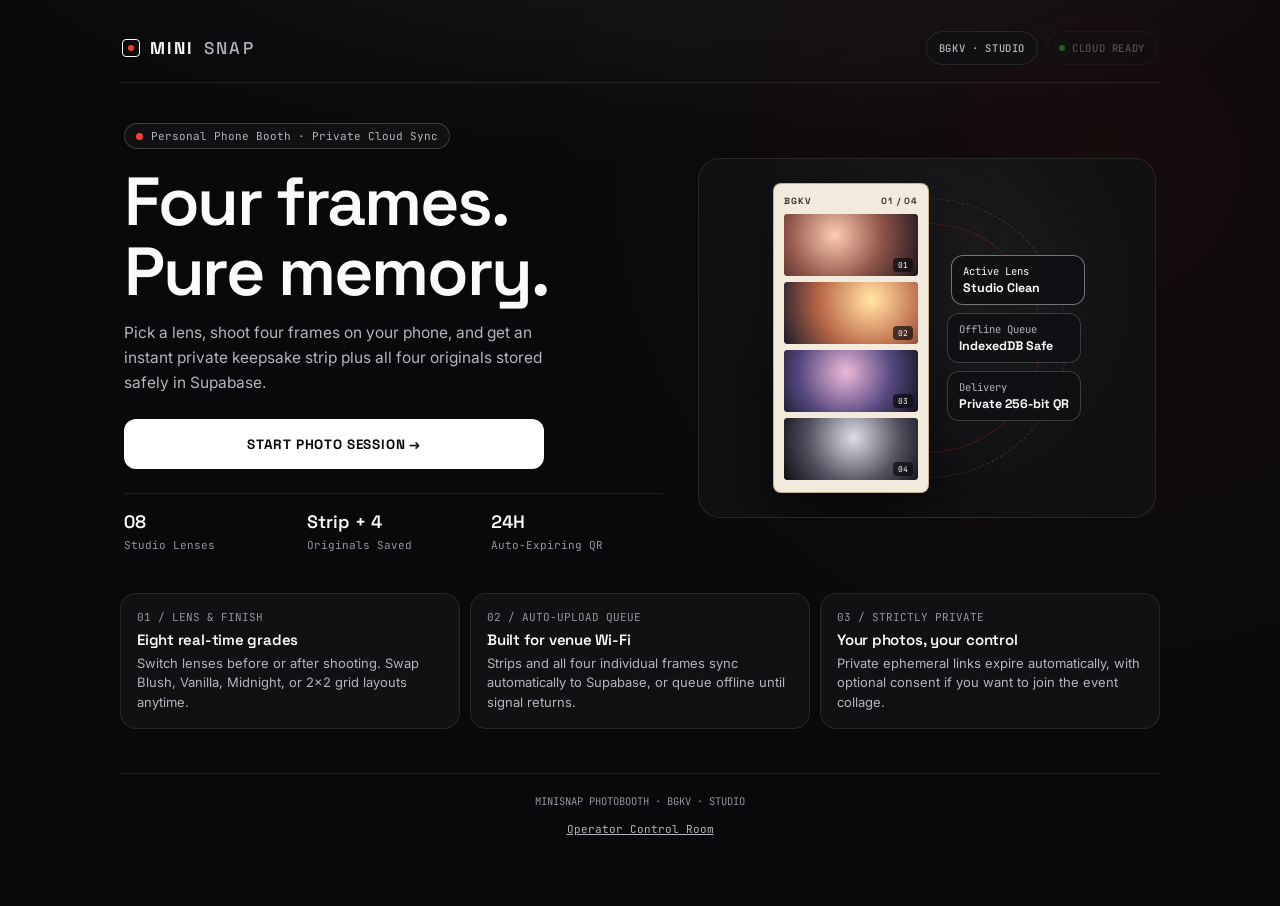
<file: index.html>
<!DOCTYPE html>
<html lang="en">
<head>
<meta charset="UTF-8">
<meta name="viewport" content="width=device-width, initial-scale=1, viewport-fit=cover">
<meta name="theme-color" content="#09090b">
<meta name="referrer" content="no-referrer">
<title>MINISNAP — Studio Edition</title>
<link rel="preconnect" href="https://fonts.googleapis.com">
<link rel="preconnect" href="https://fonts.gstatic.com" crossorigin>
<link href="https://fonts.googleapis.com/css2?family=Inter:wght@400;500;600;700&family=JetBrains+Mono:wght@400;500;600&family=Space+Grotesk:wght@500;600;700&display=swap" rel="stylesheet">
<link rel="stylesheet" href="./css/tokens.css">
<link rel="stylesheet" href="./css/studio.css">
<link rel="stylesheet" href="./css/admin.css">
</head>
<body>
<a class="skip-link" href="#main-content">Skip to main content</a>
<div class="app">

<header class="site-header">
  <button class="logo" id="logoHomeBtn" type="button" aria-label="MiniSnap Home">
    <span class="logo-mark" aria-hidden="true"></span>
    MINI<span>SNAP</span>
  </button>
  <div class="header-actions">
    <span class="header-pill" id="headerSubtitle">BGKV · STUDIO</span>
    <button class="header-pill is-synced" id="syncStatusPill" type="button" disabled>
      <span class="status-dot" aria-hidden="true"></span>
      <span id="syncStatusText">CLOUD READY</span>
    </button>
  </div>
</header>

<main id="main-content" tabindex="-1">
<ol class="stepper hidden" id="stepper" aria-label="Photobooth steps">
  <li class="step-pill" data-step="setup">01 Style</li>
  <li class="step-pill" data-step="cameraScreen">02 Shoot</li>
  <li class="step-pill" data-step="resultScreen">03 Strip</li>
</ol>

<!-- HOME -->
<section class="screen active" id="home">
  <div class="hero-stage">
    <div class="hero-copy">
      <div class="hero-badge"><span class="rec-dot" aria-hidden="true"></span>Personal Phone Booth · Private Cloud Sync</div>
      <h1>Four frames.<br>Pure memory.</h1>
      <p class="subtitle">
        Pick a lens, shoot four frames on your phone, and get an instant private keepsake strip plus all four originals stored safely in Supabase.
      </p>

      <div class="hero-actions">
        <button class="primary" id="startHomeBtn" type="button">Start Photo Session →</button>
      </div>

      <div class="hero-meta-strip">
        <div class="hero-meta-item"><strong>08</strong><span>Studio Lenses</span></div>
        <div class="hero-meta-item"><strong>Strip + 4</strong><span>Originals Saved</span></div>
        <div class="hero-meta-item"><strong id="heroRetentionStat">24H</strong><span>Auto-Expiring QR</span></div>
      </div>
    </div>

    <div class="kinetic-stage" id="kineticStage" role="region" aria-label="Animated photo strip preview">
      <div class="aperture-ring" aria-hidden="true"></div>
      <div class="kinetic-rig" id="kineticRig">
        <div class="demo-strip" id="demoStrip">
          <div class="demo-strip-head">
            <span>BGKV</span>
            <span id="kineticFrameTag">01 / 04</span>
          </div>
          <div class="demo-frames">
            <div class="demo-frame is-active"><div class="demo-frame-art"></div><span class="demo-frame-tag">01</span></div>
            <div class="demo-frame"><div class="demo-frame-art"></div><span class="demo-frame-tag">02</span></div>
            <div class="demo-frame"><div class="demo-frame-art"></div><span class="demo-frame-tag">03</span></div>
            <div class="demo-frame"><div class="demo-frame-art"></div><span class="demo-frame-tag">04</span></div>
          </div>
        </div>
        <div class="kinetic-hud">
          <div class="kinetic-pill is-lit">Active Lens<strong id="kineticLensName">Studio Clean</strong></div>
          <div class="kinetic-pill">Offline Queue<strong>IndexedDB Safe</strong></div>
          <div class="kinetic-pill">Delivery<strong>Private 256-bit QR</strong></div>
        </div>
      </div>
    </div>
  </div>

  <div class="home-flow-grid">
    <div class="flow-step">
      <div class="flow-step-num">01 / LENS &amp; FINISH</div>
      <h2>Eight real-time grades</h2>
      <p>Switch lenses before or after shooting. Swap Blush, Vanilla, Midnight, or 2×2 grid layouts anytime.</p>
    </div>
    <div class="flow-step">
      <div class="flow-step-num">02 / AUTO-UPLOAD QUEUE</div>
      <h2>Built for venue Wi-Fi</h2>
      <p>Strips and all four individual frames sync automatically to Supabase, or queue offline until signal returns.</p>
    </div>
    <div class="flow-step">
      <div class="flow-step-num">03 / STRICTLY PRIVATE</div>
      <h2>Your photos, your control</h2>
      <p>Private ephemeral links expire automatically, with optional consent if you want to join the event collage.</p>
    </div>
  </div>
</section>

<!-- SETUP -->
<section class="screen" id="setup">
  <div class="section-heading">
    <div class="kicker">01 / Configure Booth</div>
    <h1>Pick your look.</h1>
    <p>Choose a lens, strip finish, layout, and optional caption.</p>
  </div>

  <div class="card">
    <h2 class="card-title">01 / CAMERA LENS</h2>
    <div class="filter-options" id="filterOptions"></div>

    <h2 class="card-title strip-heading">02 / STRIP FINISH</h2>
    <div class="strip-style-options" id="stripThemeOptions">
      <button class="strip-style selected" type="button" data-theme="pink" aria-pressed="true">
        <span class="strip-preview strip-preview-blush" aria-hidden="true">
          <span class="strip-brand">BGKV</span><span class="strip-photo"></span><span class="strip-photo"></span><span class="strip-photo"></span><span class="strip-photo"></span><span class="strip-footer">MINISNAP</span>
        </span>
        <span class="strip-style-label">Blush<small>Soft rose</small></span>
      </button>
      <button class="strip-style" type="button" data-theme="cream" aria-pressed="false">
        <span class="strip-preview strip-preview-vanilla" aria-hidden="true">
          <span class="strip-brand">BGKV</span><span class="strip-photo"></span><span class="strip-photo"></span><span class="strip-photo"></span><span class="strip-photo"></span><span class="strip-footer">MINISNAP</span>
        </span>
        <span class="strip-style-label">Vanilla<small>Warm paper</small></span>
      </button>
      <button class="strip-style" type="button" data-theme="dark" aria-pressed="false">
        <span class="strip-preview strip-preview-midnight" aria-hidden="true">
          <span class="strip-brand">BGKV</span><span class="strip-photo"></span><span class="strip-photo"></span><span class="strip-photo"></span><span class="strip-photo"></span><span class="strip-footer">MINISNAP</span>
        </span>
        <span class="strip-style-label">Midnight<small>Matte dark</small></span>
      </button>
    </div>

    <h2 class="card-title strip-heading" style="margin-top:20px">03 / STRIP LAYOUT &amp; CAPTION</h2>
    <div class="option-pills" id="layoutOptions"></div>
    <label class="form-field-label" for="captionInput">Optional strip caption</label>
    <input class="field" id="captionInput" type="text" maxlength="60" placeholder="Optional caption on strip (e.g. Farewell '26)" style="margin-top:6px">

    <div class="waiver-box">
      <label class="waiver-check-row" for="waiverConsentCheck">
        <input type="checkbox" id="waiverConsentCheck">
        <span class="waiver-summary">
          Include my photos in the official event collage (optional)
          <small>Your guest link stays strictly private either way. Opting in grants event collage permission under our all-inclusive waiver.</small>
        </span>
      </label>
      <button class="text-link-btn" id="openWaiverModalBtn" type="button">Read All-Inclusive Privacy Waiver →</button>
    </div>
  </div>

  <button class="primary" id="openCamBtn" type="button">Open Camera →</button>
  <div style="margin-top:10px">
    <button class="secondary" id="setupBackBtn" type="button">Back</button>
  </div>
</section>

<!-- CAMERA -->
<section class="screen" id="cameraScreen">
  <div class="section-heading">
    <div class="kicker">02 / Viewfinder</div>
    <h1>Frame your shot.</h1>
    <p id="instruction" aria-live="polite">Find your pose. Tap Capture when ready.</p>
  </div>

  <div class="camera-workspace">
    <div class="camera-stage">
      <div class="camera-bezel">
        <div class="camera-box" id="cameraBox" data-look="none">
          <video id="video" autoplay muted playsinline aria-label="Live camera viewfinder"></video>
          <div class="camera-look-overlay" aria-hidden="true"></div>

          <div class="camera-hud">
            <span class="hud-pill" id="hudFilterLabel">STUDIO CLEAN</span>
            <span class="hud-pill" id="hudCameraLabel">SELFIE · MIRROR</span>
            <button class="hud-pill" id="soundToggleBtn" type="button">SOUND ON</button>
          </div>

          <div class="camera-placeholder" id="placeholder">
            <p id="placeholderMsg">Requesting camera access…</p>
            <button class="secondary" id="resumeCamBtn" type="button" style="max-width:200px">Resume Camera</button>
          </div>

          <div class="camera-overlay"></div>
          <div id="countdown" aria-live="assertive"></div>
          <div id="flash"></div>
        </div>
      </div>

      <div class="live-lens-rail" id="liveLensRail" aria-label="Switch live camera lens"></div>
    </div>

    <div>
      <div class="card" style="margin:0 0 12px">
        <h2 class="card-title">TIMER &amp; CAPTURE</h2>
        <div class="option-pills" style="margin-bottom:12px">
          <button class="option-pill" type="button" data-timer="3" aria-pressed="false">3s Fast</button>
          <button class="option-pill selected" type="button" data-timer="5" aria-pressed="true">5s Standard</button>
          <button class="option-pill" type="button" data-timer="8" aria-pressed="false">8s Group</button>
        </div>

        <div class="status-row">
          <span class="status" id="status">CONNECTING</span>
          <span class="status" id="captureCount">0 OF 4 PHOTOGRAPHS</span>
        </div>
        <div class="progress"><div id="progressBar"></div></div>
        <div class="preview-grid" id="miniGrid"></div>
      </div>

      <div class="actions">
        <button class="primary" id="captureBtn" type="button" disabled>Capture 4 Frames</button>
        <div class="actions-row">
          <button class="secondary" id="switchBtn" type="button" disabled>↻ Switch Camera</button>
          <button class="secondary" id="cancelCamBtn" type="button">Cancel</button>
        </div>
      </div>
    </div>
  </div>
</section>

<!-- RESULTS -->
<section class="screen" id="resultScreen">
  <div class="result-heading">
    <div class="kicker">03 / Keepsake Ready</div>
    <h1>Your strip.</h1>
    <p>Customize lens or layout below, tap any frame to retake it, or scan your private QR.</p>
  </div>

  <div class="result-layout">
    <div class="result-card">
      <img id="resultImage" class="result-image" alt="Your MiniSnap photo strip">
      <div class="retake-strip-bar" id="resultRetakeBar"></div>
    </div>

    <div class="actions" style="margin-top:0">
      <div class="share-panel">
        <h2 class="card-title">PRIVATE CLOUD DELIVERY</h2>
        <div class="sync-banner" id="syncBanner" role="status" aria-live="polite">Ready to sync to Supabase.</div>
        <div class="qr-wrap"><div id="qrCode"><span class="small-copy" style="color:#52525b">QR appears once synced.</span></div></div>
        <p class="small-copy" id="shareExpiry">Links expire automatically after retention window.</p>
        <div class="actions">
          <button class="primary" id="downloadStripBtn" type="button">Download Strip ↓</button>
          <div class="actions-row">
            <button class="secondary" id="shareBtn" type="button">Sync / New QR ↗</button>
            <button class="secondary" id="copyLinkBtn" type="button" disabled>Copy Private Link</button>
          </div>
          <button class="secondary danger-btn" id="deleteCloudBtn" type="button" disabled>Delete From Cloud</button>
        </div>
      </div>

      <div class="card" style="margin:0">
        <h2 class="card-title">POST-CAPTURE STUDIO</h2>
        <p class="small-copy">Switch lens, paper finish, layout, or orientation without retaking.</p>
        <div class="live-lens-rail" id="resultLensRail" style="margin-top:8px"></div>
        <div class="option-pills" id="resultThemeOptions" style="margin-top:10px">
          <button class="option-pill" type="button" data-theme="pink">Blush</button>
          <button class="option-pill" type="button" data-theme="cream">Vanilla</button>
          <button class="option-pill" type="button" data-theme="dark">Midnight</button>
        </div>
        <div class="option-pills" id="resultLayoutOptions"></div>
        <div class="actions-row" style="margin-top:12px">
          <button class="secondary" id="rotatePlusBtn" type="button">↻ Rotate +90°</button>
          <button class="secondary" id="rotateMinusBtn" type="button">↺ Rotate -90°</button>
        </div>
        <div class="actions-row" style="margin-top:10px">
          <button class="secondary" id="retakeAllBtn" type="button">↻ Retake All</button>
          <button class="secondary" id="doneResultBtn" type="button">Done</button>
        </div>
      </div>
    </div>
  </div>
</section>

<!-- GUEST DELIVERY -->
<section class="screen" id="guestScreen">
  <div class="result-heading">
    <div class="kicker">Private MiniSnap Delivery</div>
    <h1>Your keepsake.</h1>
    <p>Download your compiled strip and all four high-resolution originals below.</p>
  </div>
  <div class="guest-panel">
    <img id="guestImage" class="result-image" alt="Your MiniSnap photo strip">
    <div class="actions">
      <a id="guestDownload" class="primary" style="display:none;text-align:center;text-decoration:none" download="MiniSnap-Memory.jpg">Download Strip ↓</a>
      <div class="actions-row">
        <button class="secondary" id="guestShareBtn" type="button">Share to Phone</button>
        <button class="secondary danger-btn" id="guestSelfDeleteBtn" type="button">Delete My Photos</button>
      </div>
    </div>
    <div class="guest-frames-grid" id="guestFramesGrid"></div>
    <p class="small-copy" id="guestExpiry" role="status" aria-live="polite" style="margin-top:14px;text-align:center">Loading…</p>
  </div>
</section>

<!-- ADMIN CONTROL ROOM -->
<section class="screen" id="adminScreen">
  <div class="section-heading">
    <div class="kicker">Control Room</div>
    <h1>Admin Board</h1>
    <p id="adminStatus" role="status" aria-live="polite">Operator access only.</p>
  </div>

  <div class="card" id="adminAuthCard">
    <label class="card-title" for="adminKey">OPERATOR ADMIN KEY</label>
    <input class="field" id="adminKey" type="password" autocomplete="off" placeholder="Enter 32+ char admin key">
    <div class="actions">
      <button class="primary" id="adminLoginBtn" type="button">Unlock Control Room</button>
    </div>
  </div>

  <div class="admin-shell" id="adminWorkspace" style="display:none">
    <div class="admin-topbar">
      <div class="admin-tabs" role="tablist" aria-label="Control room sections">
        <button class="admin-tab active" type="button" data-admin-tab="sessions" role="tab" aria-selected="true">Sessions Ledger</button>
        <button class="admin-tab" type="button" data-admin-tab="collage" role="tab" aria-selected="false">Collage Vault</button>
        <button class="admin-tab" type="button" data-admin-tab="settings" role="tab" aria-selected="false">Event &amp; Retention</button>
      </div>
      <div style="display:flex;gap:8px">
        <button class="option-pill" id="adminRefreshBtn" type="button">Refresh</button>
        <button class="option-pill" id="adminSignOutBtn" type="button">Lock</button>
      </div>
    </div>

    <div class="stats-grid" id="adminStats"></div>
    <div id="adminContent"></div>
  </div>

  <div style="margin-top:16px">
    <button class="secondary" id="backFromAdminBtn" type="button">Back to Booth</button>
  </div>
</section>
</main>

<footer class="site-footer">
  <span id="footerBrand">MINISNAP STUDIO · BGKV</span>
  <button class="admin-link" id="openAdminBtn" type="button">Operator Control Room</button>
</footer>
</div>

<!-- NUMERIC BOOTH PIN MODAL -->
<div class="modal-backdrop" id="pinModal" role="dialog" aria-modal="true" aria-labelledby="pinModalTitle">
  <div class="modal-card">
    <h2 class="card-title" id="pinModalTitle">BOOTH AUTHORIZATION</h2>
    <p class="small-copy">Enter the 8-digit booth PIN to sync photos.</p>
    <div class="pin-dots" id="pinDots" aria-hidden="true">
      <span class="pin-dot"></span><span class="pin-dot"></span><span class="pin-dot"></span><span class="pin-dot"></span>
      <span class="pin-dot"></span><span class="pin-dot"></span><span class="pin-dot"></span><span class="pin-dot"></span>
    </div>
    <span class="sr-only" id="pinLiveStatus" role="status" aria-live="polite">0 of 8 digits entered</span>
    <p class="small-copy" id="pinErrorMsg" role="alert" style="color:var(--rec);text-align:center"></p>
    <div class="keypad">
      <button class="key-btn" type="button" data-pin-digit="1">1</button>
      <button class="key-btn" type="button" data-pin-digit="2">2</button>
      <button class="key-btn" type="button" data-pin-digit="3">3</button>
      <button class="key-btn" type="button" data-pin-digit="4">4</button>
      <button class="key-btn" type="button" data-pin-digit="5">5</button>
      <button class="key-btn" type="button" data-pin-digit="6">6</button>
      <button class="key-btn" type="button" data-pin-digit="7">7</button>
      <button class="key-btn" type="button" data-pin-digit="8">8</button>
      <button class="key-btn" type="button" data-pin-digit="9">9</button>
      <button class="key-btn" type="button" id="pinCancelBtn">Cancel</button>
      <button class="key-btn" type="button" data-pin-digit="0">0</button>
      <button class="key-btn" type="button" id="pinBackBtn" aria-label="Delete last digit">⌫</button>
    </div>
  </div>
</div>

<!-- PRIVACY WAIVER MODAL -->
<div class="modal-backdrop" id="waiverModal" role="dialog" aria-modal="true" aria-labelledby="waiverModalTitle">
  <div class="modal-card">
    <h2 class="card-title" id="waiverModalTitle">ALL-INCLUSIVE EVENT COLLAGE WAIVER</h2>
    <p class="small-copy" id="waiverModalMeta"></p>
    <p class="card-copy" id="waiverModalBody"></p>
    <button class="primary" id="closeWaiverModalBtn" type="button">Close</button>
  </div>
</div>

<!-- ADMIN SESSION INSPECTOR MODAL -->
<div class="modal-backdrop" id="inspectorModal" role="dialog" aria-modal="true" aria-labelledby="inspectorTitle">
  <div class="modal-card" style="max-width:560px">
    <div class="session-meta-top">
      <h2 class="card-title" id="inspectorTitle" style="margin:0">SESSION INSPECTOR</h2>
      <button class="option-pill" id="closeInspectorBtn" type="button">Close</button>
    </div>
    <div id="inspectorBody" style="display:grid;gap:12px"></div>
  </div>
</div>

<script src="./js/vendor/qrcode.min.js"></script>
<script type="module" src="./js/app.js"></script>
</body>
</html>
</file>
<file: css/tokens.css>
:root {
  /* Palette — Obsidian Darkroom Studio */
  --bg: #09090b;
  --surface: #111114;
  --surface-2: #18181c;
  --surface-3: #222228;
  --ink: #fafafa;
  --ink-2: #b4b4bd;
  --muted: #9494a0;
  --line: rgba(255, 255, 255, 0.09);
  --line-strong: rgba(255, 255, 255, 0.19);
  --accent: #ffffff;
  --accent-ink: #09090b;
  --rec: #ff3b30;
  --rec-soft: rgba(255, 59, 48, 0.14);
  --ready: #32d74b;
  --ready-soft: rgba(50, 215, 75, 0.14);
  --warn: #ffb340;
  --warn-soft: rgba(255, 179, 64, 0.14);

  /* Typography */
  --font-display: 'Space Grotesk', -apple-system, BlinkMacSystemFont, sans-serif;
  --font-body: 'Inter', -apple-system, BlinkMacSystemFont, sans-serif;
  --font-mono: 'JetBrains Mono', ui-monospace, SFMono-Regular, monospace;

  /* Radii & Spacing */
  --radius-xl: 22px;
  --radius-lg: 16px;
  --radius-md: 12px;
  --radius-sm: 8px;
  --radius-pill: 999px;

  /* Motion Choreography (GPU-only transform/opacity) */
  --ease-out-expo: cubic-bezier(0.16, 1, 0.3, 1);
  --ease-spring: cubic-bezier(0.22, 1.28, 0.36, 1);
  --ease-standard: cubic-bezier(0.2, 0.8, 0.2, 1);
  --dur-micro: 140ms;
  --dur-ui: 240ms;
  --dur-enter: 480ms;
  --dur-kinetic: 720ms;
}
</file>
<file: css/studio.css>
*, *::before, *::after {
  box-sizing: border-box;
  margin: 0;
  padding: 0;
}

html {
  background: var(--bg);
  color-scheme: dark;
  -webkit-font-smoothing: antialiased;
  -moz-osx-font-smoothing: grayscale;
  text-rendering: optimizeLegibility;
  overflow-x: clip;
}

body {
  min-height: 100vh;
  min-height: 100dvh;
  background:
    radial-gradient(ellipse 85% 45% at 50% -12%, rgba(255, 255, 255, 0.06), transparent 68%),
    radial-gradient(circle at 86% 18%, rgba(255, 59, 48, 0.05), transparent 42%),
    var(--bg);
  color: var(--ink);
  font-family: var(--font-body);
  padding: 14px 16px calc(56px + env(safe-area-inset-bottom));
  overflow-x: clip;
}

button, a, input, select, textarea {
  font: inherit;
}

button {
  cursor: pointer;
  -webkit-tap-highlight-color: transparent;
}

button:disabled {
  opacity: 0.38;
  cursor: not-allowed;
  transform: none !important;
}

button:focus-visible,
a:focus-visible,
input:focus-visible,
select:focus-visible,
textarea:focus-visible {
  outline: 2px solid var(--accent);
  outline-offset: 3px;
}

.sr-only {
  position: absolute;
  width: 1px;
  height: 1px;
  padding: 0;
  margin: -1px;
  overflow: hidden;
  clip: rect(0, 0, 0, 0);
  border: 0;
}

.skip-link {
  position: fixed;
  top: -100px;
  left: 16px;
  z-index: 100;
  padding: 10px 16px;
  border-radius: var(--radius-pill);
  background: var(--accent);
  color: var(--accent-ink);
  font-family: var(--font-mono);
  font-size: 12px;
  font-weight: 600;
  text-decoration: none;
  border: 1px solid var(--line-strong);
  box-shadow: 0 10px 30px rgba(0, 0, 0, 0.65);
  transition: top var(--dur-micro) ease;
}

.skip-link:focus {
  top: 16px;
}

main:focus {
  outline: none;
}

.app {
  max-width: 1040px;
  margin: 0 auto;
}

/* Header */
.site-header {
  display: flex;
  align-items: center;
  justify-content: space-between;
  gap: 10px;
  padding: 8px 2px 16px;
  border-bottom: 1px solid var(--line);
}

.logo {
  display: inline-flex;
  align-items: center;
  gap: 10px;
  min-height: 36px;
  padding: 6px 0;
  background: none;
  border: 0;
  font-family: var(--font-display);
  font-size: 17px;
  font-weight: 700;
  letter-spacing: 0.14em;
  color: var(--ink);
}

.logo-mark {
  width: 18px;
  height: 18px;
  border: 1.5px solid var(--ink);
  border-radius: 4px;
  display: grid;
  place-items: center;
}

.logo-mark::after {
  content: "";
  width: 6px;
  height: 6px;
  border-radius: 50%;
  background: var(--rec);
}

.logo span {
  color: var(--ink-2);
  font-weight: 500;
}

.header-actions {
  display: flex;
  align-items: center;
  gap: 8px;
  flex-wrap: wrap;
  justify-content: flex-end;
}

.header-pill {
  display: inline-flex;
  align-items: center;
  gap: 7px;
  font-family: var(--font-mono);
  font-size: 10.5px;
  font-weight: 500;
  letter-spacing: 0.06em;
  color: var(--ink-2);
  background: var(--surface);
  border: 1px solid var(--line);
  border-radius: var(--radius-pill);
  padding: 7px 12px;
  min-height: 34px;
  transition: border-color var(--dur-micro) ease, background-color var(--dur-micro) ease, transform var(--dur-micro) ease;
}

.header-pill:hover {
  border-color: var(--line-strong);
  background: var(--surface-2);
}

.header-pill.is-synced .status-dot {
  background: var(--ready);
  box-shadow: 0 0 8px rgba(50, 215, 75, 0.55);
}

.header-pill.is-queued {
  color: var(--warn);
  border-color: rgba(255, 179, 64, 0.4);
  background: var(--warn-soft);
}

.header-pill.is-queued .status-dot {
  background: var(--warn);
}

.header-pill.is-unlocked {
  color: var(--ready);
  border-color: rgba(50, 215, 75, 0.35);
}

.status-dot {
  width: 6px;
  height: 6px;
  border-radius: 50%;
  background: var(--ready);
  flex-shrink: 0;
}

/* Stepper */
.stepper {
  display: flex;
  align-items: center;
  justify-content: center;
  gap: 6px;
  margin: 16px auto 6px;
  list-style: none;
}

.stepper.hidden {
  display: none;
}

.step-pill {
  font-family: var(--font-mono);
  font-size: 10.5px;
  font-weight: 500;
  letter-spacing: 0.06em;
  text-transform: uppercase;
  color: var(--muted);
  padding: 7px 13px;
  border-radius: var(--radius-pill);
  border: 1px solid transparent;
  transition: background-color var(--dur-ui) ease, color var(--dur-ui) ease, border-color var(--dur-ui) ease;
}

.step-pill.active,
.step-pill[aria-current="step"] {
  color: var(--accent-ink);
  background: var(--accent);
  font-weight: 600;
}

.step-pill.done {
  color: var(--ink);
  border-color: var(--line-strong);
  background: var(--surface-2);
}

/* Screens */
.screen {
  display: none;
}

.screen.active {
  display: block;
  animation: screenEnter var(--dur-enter) var(--ease-out-expo) both;
}

@keyframes screenEnter {
  from { opacity: 0; transform: translateY(12px); }
  to { opacity: 1; transform: translateY(0); }
}

@keyframes countPop {
  0% { opacity: 0; transform: scale(0.76); }
  45% { opacity: 1; transform: scale(1.06); }
  100% { opacity: 1; transform: scale(1); }
}

@keyframes flashPulse {
  0% { opacity: 0; }
  14% { opacity: 0.96; }
  100% { opacity: 0; }
}

@keyframes spin {
  to { transform: rotate(360deg); }
}

@keyframes pulseRing {
  0%, 100% { opacity: 0.35; transform: scale(1); }
  50% { opacity: 0.95; transform: scale(1.03); }
}

/* Typography */
.kicker {
  font-family: var(--font-mono);
  font-size: 11px;
  font-weight: 500;
  color: var(--ink-2);
  margin-bottom: 10px;
}

h1, h2 {
  font-family: var(--font-display);
  font-weight: 600;
  letter-spacing: -0.035em;
  line-height: 1.03;
  color: var(--ink);
  overflow-wrap: break-word;
  min-width: 0;
}

.subtitle {
  font-size: 15.5px;
  line-height: 1.6;
  color: var(--ink-2);
  margin-top: 14px;
  max-width: 46ch;
}

/* Cards & Buttons */
.card, .result-card, .share-panel, .guest-panel {
  background: var(--surface);
  border: 1px solid var(--line);
  border-radius: var(--radius-xl);
}

.card {
  padding: clamp(18px, 3vw, 26px);
  margin: 18px 0;
}

.card-title {
  font-family: var(--font-mono);
  font-size: 11px;
  font-weight: 600;
  color: var(--ink-2);
  margin-bottom: 8px;
}

h2.card-title {
  font-family: var(--font-mono);
  font-size: 11px;
  font-weight: 600;
  letter-spacing: normal;
  line-height: 1.4;
  color: var(--ink-2);
  margin: 0 0 8px;
}

.card-copy {
  font-size: 14px;
  line-height: 1.6;
  color: var(--ink-2);
}

.primary {
  width: 100%;
  min-height: 50px;
  border: 0;
  border-radius: var(--radius-md);
  padding: 15px 22px;
  font-family: var(--font-display);
  font-size: 13.5px;
  font-weight: 700;
  letter-spacing: 0.06em;
  text-transform: uppercase;
  color: var(--accent-ink);
  background: var(--accent);
  transition: transform var(--dur-micro) var(--ease-spring), background-color var(--dur-micro) ease, box-shadow var(--dur-ui) ease;
}

.primary:hover:not(:disabled) {
  background: #e4e4e7;
  transform: translateY(-1px);
  box-shadow: 0 10px 26px rgba(255, 255, 255, 0.1);
}

.primary:active:not(:disabled) {
  transform: scale(0.985);
}

.secondary {
  width: 100%;
  min-height: 46px;
  border: 1px solid var(--line-strong);
  border-radius: var(--radius-md);
  padding: 12px 16px;
  font-family: var(--font-display);
  font-size: 12.5px;
  font-weight: 600;
  letter-spacing: 0.05em;
  text-transform: uppercase;
  color: var(--ink);
  background: var(--surface-2);
  transition: background-color var(--dur-micro) ease, border-color var(--dur-micro) ease, transform var(--dur-micro) ease;
}

.secondary:hover:not(:disabled) {
  background: var(--surface-3);
  border-color: rgba(255, 255, 255, 0.34);
}

.secondary:active:not(:disabled) {
  transform: scale(0.985);
}

.danger-btn {
  border-color: rgba(255, 59, 48, 0.45);
  color: #ff847d;
  background: rgba(255, 59, 48, 0.08);
}

.danger-btn:hover:not(:disabled) {
  background: rgba(255, 59, 48, 0.16);
  border-color: rgba(255, 59, 48, 0.7);
}

.actions {
  display: grid;
  gap: 10px;
  margin-top: 14px;
}

.actions-row {
  display: grid;
  grid-template-columns: 1fr 1fr;
  gap: 10px;
}

/* =====================================================
   HOME SCREEN & MOTION GRAPHICS STAGE
   ===================================================== */
.hero-stage {
  display: grid;
  grid-template-columns: 1fr;
  gap: 28px;
  align-items: center;
  padding: 28px 2px 16px;
}

.hero-copy h1 {
  font-size: clamp(40px, 8vw, 68px);
}

.hero-badge {
  display: inline-flex;
  align-items: center;
  gap: 8px;
  font-family: var(--font-mono);
  font-size: 11px;
  color: var(--ink-2);
  padding: 5px 11px;
  border-radius: var(--radius-pill);
  border: 1px solid var(--line-strong);
  background: var(--surface);
  margin-bottom: 18px;
}

.hero-badge .rec-dot {
  width: 7px;
  height: 7px;
  border-radius: 50%;
  background: var(--rec);
  animation: pulseRing 2.2s ease-in-out infinite;
}

.hero-actions {
  display: grid;
  gap: 10px;
  margin-top: 24px;
  max-width: 420px;
}

.hero-meta-strip {
  display: grid;
  grid-template-columns: repeat(3, minmax(0, 1fr));
  border-top: 1px solid var(--line);
  margin-top: 24px;
  padding-top: 16px;
  gap: 12px;
}

.hero-meta-item strong {
  display: block;
  font-family: var(--font-display);
  font-size: 18px;
  font-weight: 600;
  font-variant-numeric: tabular-nums;
}

.hero-meta-item span {
  font-family: var(--font-mono);
  font-size: 11px;
  color: var(--muted);
}

/* Kinetic Filmstrip Showcase */
.kinetic-stage {
  position: relative;
  display: grid;
  place-items: center;
  min-height: 360px;
  padding: 20px;
  border-radius: var(--radius-xl);
  border: 1px solid var(--line);
  background:
    radial-gradient(circle at 50% 35%, rgba(255, 255, 255, 0.06), transparent 65%),
    var(--surface);
  overflow: hidden;
}

.aperture-ring {
  position: absolute;
  width: 280px;
  height: 280px;
  border-radius: 50%;
  border: 1px dashed rgba(255, 255, 255, 0.14);
  pointer-events: none;
  animation: slowSpin 38s linear infinite;
}

.aperture-ring::before {
  content: "";
  position: absolute;
  inset: 24px;
  border-radius: 50%;
  border: 1px solid rgba(255, 59, 48, 0.22);
}

@keyframes slowSpin {
  to { transform: rotate(360deg); }
}

.kinetic-rig {
  position: relative;
  z-index: 2;
  display: flex;
  align-items: center;
  gap: 18px;
  transform-style: preserve-3d;
  transition: transform 280ms var(--ease-out-expo);
}

.demo-strip {
  width: 156px;
  padding: 11px 10px 12px;
  border-radius: 8px;
  background: #f2eadd;
  color: #3f3427;
  border: 1px solid rgba(179, 148, 104, 0.65);
  box-shadow: 0 24px 60px rgba(0, 0, 0, 0.65);
  display: grid;
  gap: 7px;
  transition: background-color 420ms ease, color 420ms ease, transform 420ms var(--ease-out-expo);
}

.demo-strip.is-midnight {
  background: #1d1b20;
  color: #faf6f2;
  border-color: rgba(213, 162, 172, 0.45);
}

.demo-strip-head {
  display: flex;
  justify-content: space-between;
  align-items: center;
  font-family: var(--font-display);
  font-size: 9px;
  font-weight: 700;
  letter-spacing: 0.12em;
}

.demo-frames {
  display: grid;
  gap: 6px;
}

.demo-frame {
  position: relative;
  height: 62px;
  border-radius: 4px;
  overflow: hidden;
  background: #27272e;
  transform: translateZ(0);
}

.demo-frame-art {
  position: absolute;
  inset: 0;
  transition: filter 420ms ease, transform 680ms var(--ease-out-expo), opacity 360ms ease;
}

.demo-frame:nth-child(1) .demo-frame-art {
  background: radial-gradient(circle at 38% 34%, #f4c8b0, #8a564c 52%, #231b24 100%);
}
.demo-frame:nth-child(2) .demo-frame-art {
  background: radial-gradient(circle at 65% 28%, #ffe1a8, #b0674c 54%, #1f2230 100%);
}
.demo-frame:nth-child(3) .demo-frame-art {
  background: radial-gradient(circle at 46% 36%, #e5b7d2, #584c7e 56%, #181820 100%);
}
.demo-frame:nth-child(4) .demo-frame-art {
  background: radial-gradient(circle at 52% 32%, #d9d9e0, #555562 56%, #141418 100%);
}

.demo-frame-tag {
  position: absolute;
  bottom: 4px;
  right: 5px;
  font-family: var(--font-mono);
  font-size: 8px;
  padding: 2px 5px;
  border-radius: 4px;
  background: rgba(9, 9, 11, 0.68);
  color: #fff;
}

.demo-strip.is-flashing .demo-frame.is-active {
  animation: frameFlash 480ms var(--ease-out-expo);
}

@keyframes frameFlash {
  0% { opacity: 0.35; transform: scale(0.95); }
  40% { opacity: 1; transform: scale(1.02); }
  100% { opacity: 1; transform: scale(1); }
}

.kinetic-hud {
  display: grid;
  gap: 8px;
  max-width: 170px;
}

.kinetic-pill {
  font-family: var(--font-mono);
  font-size: 10.5px;
  padding: 8px 11px;
  border-radius: var(--radius-md);
  background: rgba(17, 17, 20, 0.88);
  border: 1px solid var(--line-strong);
  color: var(--ink-2);
  transition: border-color 280ms ease, color 280ms ease, transform 280ms var(--ease-out-expo);
}

.kinetic-pill.is-lit {
  color: var(--ink);
  border-color: rgba(255, 255, 255, 0.42);
  transform: translateX(4px);
}

.kinetic-pill strong {
  display: block;
  color: var(--ink);
  font-family: var(--font-display);
  font-size: 12.5px;
  margin-top: 2px;
}

.home-flow-grid {
  display: grid;
  grid-template-columns: 1fr;
  gap: 10px;
  margin-top: 20px;
}

.flow-step {
  padding: 16px;
  border-radius: var(--radius-lg);
  background: var(--surface);
  border: 1px solid var(--line);
}

.flow-step-num {
  font-family: var(--font-mono);
  font-size: 11px;
  color: var(--muted);
  margin-bottom: 6px;
}

.flow-step h2,
.flow-step h3 {
  font-family: var(--font-display);
  font-size: 15px;
  font-weight: 600;
  letter-spacing: -0.015em;
  line-height: 1.3;
  margin-bottom: 4px;
}

.flow-step p {
  font-size: 13px;
  line-height: 1.5;
  color: var(--ink-2);
}

/* =====================================================
   SETUP SCREEN
   ===================================================== */
.section-heading {
  padding: 18px 2px 6px;
}

.section-heading h1 {
  font-size: clamp(28px, 6vw, 42px);
}

.section-heading p {
  font-size: 14px;
  color: var(--ink-2);
  margin-top: 6px;
  line-height: 1.55;
}

.filter-options {
  display: grid;
  grid-template-columns: repeat(2, minmax(0, 1fr));
  gap: 10px;
  margin-bottom: 22px;
}

.filter-tile {
  position: relative;
  display: flex;
  align-items: center;
  gap: 11px;
  width: 100%;
  min-width: 0;
  padding: 9px;
  text-align: left;
  border: 1px solid var(--line);
  border-radius: var(--radius-lg);
  background: var(--surface-2);
  color: var(--ink);
  transition: border-color var(--dur-micro) ease, background-color var(--dur-micro) ease, transform var(--dur-micro) ease;
}

.filter-tile:hover {
  background: var(--surface-3);
  border-color: var(--line-strong);
  transform: translateY(-1px);
}

.filter-tile.selected {
  background: var(--ink);
  color: var(--accent-ink);
  border-color: var(--ink);
}

.filter-preview {
  flex: 0 0 54px;
  width: 54px;
  height: 62px;
  border-radius: 10px;
  background: var(--surface-3);
}

.filter-meta {
  min-width: 0;
  flex: 1;
}

.filter-badge {
  display: inline-block;
  font-family: var(--font-mono);
  font-size: 9px;
  color: var(--ink-2);
  margin-bottom: 3px;
}

.filter-tile.selected .filter-badge,
.filter-tile.selected .filter-label small {
  color: #52525b;
}

.filter-label {
  display: block;
  font-family: var(--font-display);
  font-size: 13.5px;
  font-weight: 600;
  line-height: 1.2;
}

.filter-label small {
  display: block;
  margin-top: 2px;
  font-family: var(--font-body);
  font-size: 11px;
  font-weight: 400;
  color: var(--muted);
}

.strip-heading {
  padding-top: 18px;
  border-top: 1px solid var(--line);
}

.strip-style-options {
  display: grid;
  grid-template-columns: repeat(3, minmax(0, 1fr));
  gap: 10px;
  margin-top: 10px;
}

.strip-style {
  display: flex;
  flex-direction: column;
  align-items: center;
  gap: 8px;
  padding: 12px 8px;
  border: 1px solid var(--line);
  border-radius: var(--radius-lg);
  background: var(--surface-2);
  color: var(--ink);
  transition: background-color var(--dur-micro) ease, border-color var(--dur-micro) ease;
}

.strip-style.selected {
  background: var(--ink);
  color: var(--accent-ink);
  border-color: var(--ink);
}

.strip-style.selected .strip-style-label small {
  color: #52525b;
}

.strip-preview {
  width: 68px;
  height: 146px;
  display: flex;
  flex-direction: column;
  align-items: center;
  gap: 4px;
  padding: 7px 6px;
  border: 1px solid var(--preview-accent);
  background: var(--preview-bg);
  border-radius: 3px;
}

.strip-preview-blush { --preview-bg: #f8e9e9; --preview-ink: #493437; --preview-accent: #c77f8d; }
.strip-preview-vanilla { --preview-bg: #f2eadd; --preview-ink: #504334; --preview-accent: #b39468; }
.strip-preview-midnight { --preview-bg: #1e1c21; --preview-ink: #fff6f1; --preview-accent: #8f7b83; }

.strip-brand {
  font: 700 7.5px var(--font-display);
  letter-spacing: 1.4px;
  color: var(--preview-ink);
}

.strip-photo {
  width: 100%;
  flex: 1;
  border: 1px solid var(--preview-accent);
  border-radius: 1.5px;
  opacity: 0.72;
}

.strip-footer {
  font: 500 4.5px var(--font-mono);
  color: var(--preview-ink);
}

.strip-style-label {
  font-family: var(--font-display);
  font-size: 12.5px;
  font-weight: 600;
  text-align: center;
}

.strip-style-label small {
  display: block;
  margin-top: 2px;
  font-family: var(--font-body);
  font-size: 10px;
  font-weight: 400;
  color: var(--muted);
}

.option-pills {
  display: flex;
  flex-wrap: wrap;
  gap: 8px;
  margin-top: 10px;
}

.option-pill {
  padding: 9px 14px;
  min-height: 40px;
  border-radius: var(--radius-pill);
  border: 1px solid var(--line-strong);
  background: var(--surface-2);
  color: var(--ink-2);
  font-family: var(--font-mono);
  font-size: 11.5px;
  transition: background-color var(--dur-micro) ease, color var(--dur-micro) ease, border-color var(--dur-micro) ease;
}

.option-pill.selected {
  background: var(--accent);
  color: var(--accent-ink);
  border-color: var(--accent);
  font-weight: 600;
}

/* Privacy Waiver Card */
.waiver-box {
  display: grid;
  gap: 12px;
  padding: 16px;
  border-radius: var(--radius-lg);
  border: 1px solid var(--line-strong);
  background: var(--surface-2);
  margin-top: 16px;
}

.waiver-check-row {
  display: flex;
  align-items: flex-start;
  gap: 12px;
  cursor: pointer;
}

.waiver-check-row input[type="checkbox"] {
  width: 22px;
  height: 22px;
  margin-top: 2px;
  accent-color: #32d74b;
  flex-shrink: 0;
  cursor: pointer;
}

.waiver-summary {
  font-size: 13.5px;
  line-height: 1.5;
  color: var(--ink);
}

.waiver-summary small {
  display: block;
  margin-top: 4px;
  color: var(--ink-2);
  font-size: 12px;
}

.text-link-btn {
  background: none;
  border: 0;
  color: var(--ink);
  text-decoration: underline;
  font-size: 12px;
  font-family: var(--font-mono);
  justify-self: start;
  min-height: 36px;
  padding: 8px 0;
}

/* =====================================================
   CAMERA VIEWFINDER
   ===================================================== */
.camera-workspace {
  display: grid;
  grid-template-columns: 1fr;
  gap: 18px;
  margin-top: 12px;
}

.camera-stage {
  max-width: 470px;
  width: 100%;
  margin: 0 auto;
}

.camera-bezel {
  border-radius: var(--radius-xl);
  border: 1px solid var(--line-strong);
  background: #000;
  padding: 4px;
  box-shadow: 0 28px 65px rgba(0, 0, 0, 0.75);
}

.camera-box {
  width: 100%;
  aspect-ratio: 3 / 4;
  border-radius: 18px;
  background: #0d0d0f;
  overflow: hidden;
  position: relative;
  isolation: isolate;
}

#video {
  position: absolute;
  inset: 0;
  width: 100%;
  height: 100%;
  object-fit: cover;
  display: block;
  transform: none;
  transition: filter 240ms ease;
  z-index: 1;
}

#video.is-selfie {
  transform: scaleX(-1);
}

.camera-box[data-look="none"] #video   { filter: contrast(1.04) saturate(1.04); }
.camera-box[data-look="paris"] #video  { filter: brightness(1.08) contrast(0.95) saturate(1.06) sepia(0.06); }
.camera-box[data-look="golden"] #video { filter: sepia(0.22) saturate(1.3) contrast(1.05) brightness(1.07); }
.camera-box[data-look="y2k"] #video    { filter: contrast(1.24) saturate(1.16) brightness(1.04); }
.camera-box[data-look="rio"] #video    { filter: saturate(1.36) contrast(1.14) hue-rotate(-7deg); }
.camera-box[data-look="prism"] #video  { filter: contrast(1.12) saturate(1.22) brightness(1.05); }
.camera-box[data-look="noir"] #video   { filter: grayscale(1) contrast(1.3) brightness(1.03); }
.camera-box[data-look="cyber"] #video  { filter: contrast(1.26) saturate(1.38) hue-rotate(12deg); }

.camera-look-overlay {
  position: absolute;
  inset: 0;
  pointer-events: none;
  z-index: 2;
  opacity: 0;
  transition: opacity 240ms ease;
}

.camera-box[data-look="paris"] .camera-look-overlay {
  opacity: 1;
  background: radial-gradient(circle at 50% 42%, rgba(255, 224, 228, 0.24) 0%, transparent 72%);
  mix-blend-mode: screen;
}
.camera-box[data-look="golden"] .camera-look-overlay {
  opacity: 1;
  background: radial-gradient(circle at 86% 14%, rgba(255, 210, 122, 0.45) 0%, rgba(255, 162, 88, 0.16) 40%, transparent 72%);
  mix-blend-mode: screen;
}
.camera-box[data-look="prism"] .camera-look-overlay {
  opacity: 1;
  background: linear-gradient(125deg, rgba(255, 92, 178, 0.22) 0%, rgba(105, 232, 255, 0.16) 46%, rgba(255, 224, 118, 0.18) 100%);
  mix-blend-mode: screen;
}
.camera-box[data-look="cyber"] .camera-look-overlay {
  opacity: 1;
  background:
    repeating-linear-gradient(to bottom, rgba(70, 240, 220, 0.08) 0 1px, transparent 1px 4px),
    linear-gradient(135deg, rgba(50, 240, 215, 0.14), transparent 50%, rgba(255, 70, 170, 0.16));
}

.camera-hud {
  position: absolute;
  top: 12px;
  left: 12px;
  right: 12px;
  display: flex;
  justify-content: space-between;
  align-items: center;
  gap: 8px;
  z-index: 4;
}

.hud-pill {
  font-family: var(--font-mono);
  font-size: 10px;
  color: #fff;
  background: rgba(9, 9, 11, 0.68);
  border: 1px solid rgba(255, 255, 255, 0.18);
  padding: 5px 10px;
  border-radius: var(--radius-pill);
  backdrop-filter: blur(8px);
}

button.hud-pill {
  min-height: 30px;
}

.camera-placeholder {
  position: absolute;
  inset: 0;
  z-index: 3;
  display: flex;
  flex-direction: column;
  align-items: center;
  justify-content: center;
  gap: 12px;
  text-align: center;
  color: var(--ink-2);
  background: #0d0d0f;
  padding: 20px;
}

.camera-overlay {
  position: absolute;
  inset: 14px;
  pointer-events: none;
  z-index: 3;
}

.camera-overlay::before,
.camera-overlay::after {
  content: "";
  position: absolute;
  width: 16px;
  height: 16px;
  border-color: rgba(255, 255, 255, 0.52);
  border-style: solid;
}
.camera-overlay::before { top: 0; left: 0; border-width: 1.5px 0 0 1.5px; }
.camera-overlay::after { bottom: 0; right: 0; border-width: 0 1.5px 1.5px 0; }

#countdown {
  position: absolute;
  inset: 0;
  z-index: 5;
  display: none;
  flex-direction: column;
  align-items: center;
  justify-content: center;
  gap: 10px;
  font-family: var(--font-display);
  font-size: 108px;
  font-weight: 700;
  font-variant-numeric: tabular-nums;
  color: #fff;
  background: rgba(9, 9, 11, 0.36);
  backdrop-filter: blur(2px);
  animation: countPop 320ms var(--ease-spring);
}

#countdown .pose-cue {
  font-family: var(--font-mono);
  font-size: 13px;
  font-weight: 500;
  color: rgba(255, 255, 255, 0.9);
  padding: 6px 14px;
  border-radius: var(--radius-pill);
  background: rgba(9, 9, 11, 0.65);
}

#flash {
  position: absolute;
  inset: 0;
  z-index: 6;
  background: #fff;
  opacity: 0;
  pointer-events: none;
}

#flash.fire {
  animation: flashPulse 400ms ease-out;
}

/* Live Lens Rail inside Camera */
.live-lens-rail {
  display: flex;
  gap: 8px;
  overflow-x: auto;
  padding: 10px 2px 4px;
  scrollbar-width: none;
}
.live-lens-rail::-webkit-scrollbar {
  display: none;
}

.lens-chip {
  flex: 0 0 auto;
  padding: 8px 13px;
  min-height: 36px;
  border-radius: var(--radius-pill);
  border: 1px solid var(--line-strong);
  background: var(--surface-2);
  color: var(--ink-2);
  font-family: var(--font-mono);
  font-size: 11px;
  transition: background-color var(--dur-micro) ease, color var(--dur-micro) ease;
}

.lens-chip.selected {
  background: var(--accent);
  color: var(--accent-ink);
  border-color: var(--accent);
  font-weight: 600;
}

.status-row {
  display: flex;
  align-items: center;
  justify-content: space-between;
  margin: 10px 2px 6px;
}

.status {
  font-family: var(--font-mono);
  font-size: 11px;
  color: var(--ink-2);
}

.progress {
  height: 4px;
  background: var(--surface-3);
  border-radius: var(--radius-pill);
  overflow: hidden;
  margin-bottom: 12px;
}

#progressBar {
  height: 100%;
  width: 100%;
  transform-origin: left center;
  transform: scaleX(0);
  background: var(--accent);
  transition: transform 380ms var(--ease-out-expo);
}

.preview-grid {
  display: grid;
  grid-template-columns: repeat(4, minmax(0, 1fr));
  gap: 8px;
  margin: 10px 0 4px;
}

.frame-slot {
  position: relative;
  aspect-ratio: 3 / 4;
  border-radius: 8px;
  border: 1px solid var(--line-strong);
  background: var(--surface);
  overflow: hidden;
  display: grid;
  place-items: center;
  color: var(--muted);
  font-family: var(--font-mono);
  font-size: 11px;
}

.frame-slot img {
  width: 100%;
  height: 100%;
  object-fit: cover;
  display: block;
}

.frame-slot-btn {
  position: relative;
  padding: 0;
  border: 0;
  background: none;
  width: 100%;
  height: 100%;
}

.frame-slot-badge {
  position: absolute;
  bottom: 4px;
  right: 4px;
  font-family: var(--font-mono);
  font-size: 9px;
  background: rgba(9, 9, 11, 0.78);
  color: #fff;
  padding: 2px 5px;
  border-radius: 4px;
}

/* =====================================================
   RESULT & GUEST SCREENS
   ===================================================== */
.result-heading {
  padding: 18px 2px 14px;
}
.result-heading h1 { font-size: clamp(28px, 6vw, 42px); }
.result-heading p { font-size: 14px; color: var(--ink-2); margin-top: 6px; }

.result-layout {
  display: grid;
  grid-template-columns: 1fr;
  gap: 16px;
  align-items: start;
}

.result-card, .share-panel, .guest-panel {
  padding: 18px;
}

.result-card {
  background: #141418;
  display: grid;
  gap: 14px;
  place-items: center;
}

.result-image {
  display: block;
  width: 100%;
  max-width: 320px;
  height: auto;
  margin: 0 auto;
  border-radius: 6px;
  box-shadow: 0 20px 50px rgba(0, 0, 0, 0.65);
}

.retake-strip-bar {
  display: grid;
  grid-template-columns: repeat(4, minmax(0, 1fr));
  gap: 8px;
  width: 100%;
}

.retake-thumb-btn {
  position: relative;
  border: 1px solid var(--line-strong);
  border-radius: 8px;
  overflow: hidden;
  background: var(--surface-2);
  padding: 0;
  aspect-ratio: 3 / 4;
}

.retake-thumb-btn img {
  width: 100%;
  height: 100%;
  object-fit: cover;
  display: block;
}

.retake-thumb-btn span {
  position: absolute;
  inset: auto 4px 4px 4px;
  font-family: var(--font-mono);
  font-size: 9px;
  padding: 3px 4px;
  border-radius: 4px;
  background: rgba(9, 9, 11, 0.84);
  color: var(--ink);
  text-align: center;
}

.qr-wrap {
  display: grid;
  place-items: center;
  min-height: 204px;
  background: #ffffff;
  border-radius: 14px;
  margin: 12px 0;
  padding: 14px;
}

#qrCode img, #qrCode canvas {
  max-width: 100%;
  height: auto !important;
}

.small-copy {
  font-size: 13px;
  line-height: 1.55;
  color: var(--ink-2);
}

.sync-banner {
  display: flex;
  align-items: center;
  gap: 10px;
  padding: 11px 14px;
  border-radius: var(--radius-md);
  border: 1px solid var(--line-strong);
  background: var(--surface-2);
  font-size: 13px;
  color: var(--ink);
}

.sync-banner.is-uploading::before {
  content: "";
  width: 14px;
  height: 14px;
  flex-shrink: 0;
  border: 2px solid rgba(255, 255, 255, 0.25);
  border-top-color: #ffffff;
  border-radius: 50%;
  animation: spin 0.8s linear infinite;
}

.sync-banner.is-ready {
  border-color: rgba(50, 215, 75, 0.4);
  background: var(--ready-soft);
}

.sync-banner.is-queued {
  border-color: rgba(255, 179, 64, 0.45);
  background: var(--warn-soft);
}

.guest-frames-grid {
  display: grid;
  grid-template-columns: repeat(2, minmax(0, 1fr));
  gap: 10px;
  margin-top: 14px;
}

.guest-frame-card {
  background: var(--surface-2);
  border: 1px solid var(--line);
  border-radius: var(--radius-md);
  padding: 8px;
  display: grid;
  gap: 8px;
}

.guest-frame-card img {
  width: 100%;
  aspect-ratio: 3 / 4;
  object-fit: cover;
  border-radius: 6px;
}

/* Form Fields */
.form-field-label {
  display: block;
  font-family: var(--font-mono);
  font-size: 11px;
  font-weight: 500;
  letter-spacing: 0.04em;
  text-transform: uppercase;
  color: var(--ink-2);
  margin-top: 14px;
}

.field {
  width: 100%;
  min-height: 44px;
  border: 1px solid var(--line-strong);
  background: var(--surface-2);
  color: var(--ink);
  border-radius: var(--radius-md);
  padding: 11px 14px;
  font-size: 14px;
}

textarea.field {
  min-height: 92px;
  resize: vertical;
}

/* Modals (Numeric PIN Pad & Waiver Drawer) */
.modal-backdrop {
  position: fixed;
  inset: 0;
  z-index: 60;
  background: rgba(9, 9, 11, 0.78);
  backdrop-filter: blur(8px);
  display: none;
  align-items: center;
  justify-content: center;
  padding: 16px;
}

.modal-backdrop.open {
  display: flex;
}

.modal-card {
  width: 100%;
  max-width: 420px;
  background: var(--surface);
  border: 1px solid var(--line-strong);
  border-radius: var(--radius-xl);
  padding: 22px;
  display: grid;
  gap: 14px;
  max-height: 90dvh;
  overflow-y: auto;
}

.pin-dots {
  display: flex;
  justify-content: center;
  gap: 10px;
  padding: 10px 0;
}

.pin-dot {
  width: 13px;
  height: 13px;
  border-radius: 50%;
  border: 1.5px solid var(--line-strong);
  background: transparent;
}

.pin-dot.filled {
  background: var(--ink);
  border-color: var(--ink);
}

.keypad {
  display: grid;
  grid-template-columns: repeat(3, 1fr);
  gap: 8px;
}

.key-btn {
  min-height: 52px;
  border-radius: var(--radius-md);
  border: 1px solid var(--line-strong);
  background: var(--surface-2);
  color: var(--ink);
  font-family: var(--font-display);
  font-size: 18px;
  font-weight: 600;
}

.key-btn:hover {
  background: var(--surface-3);
}

/* Footer */
.site-footer {
  text-align: center;
  font-family: var(--font-mono);
  color: var(--muted);
  font-size: 10.5px;
  margin-top: 44px;
  padding-top: 20px;
  border-top: 1px solid var(--line);
  display: grid;
  gap: 8px;
  justify-items: center;
}

.admin-link {
  background: none;
  border: 0;
  color: var(--ink-2);
  font-size: 11px;
  text-decoration: underline;
  padding: 6px 10px;
}

/* Responsive Breakpoints */
@media (min-width: 780px) {
  body {
    padding: 22px 24px 64px;
  }
  .hero-stage {
    grid-template-columns: 1.08fr 0.92fr;
    gap: 36px;
    padding: 40px 4px 20px;
  }
  .home-flow-grid {
    grid-template-columns: repeat(3, minmax(0, 1fr));
  }
  .camera-workspace {
    grid-template-columns: minmax(0, 440px) minmax(0, 1fr);
    align-items: start;
  }
  .result-layout {
    grid-template-columns: 350px 1fr;
  }
  .guest-frames-grid {
    grid-template-columns: repeat(4, minmax(0, 1fr));
  }
}

@media (max-width: 520px) {
  .filter-options {
    grid-template-columns: 1fr;
  }
  .actions-row {
    grid-template-columns: 1fr;
  }
  .kinetic-rig {
    flex-direction: column;
  }
  .kinetic-hud {
    max-width: 100%;
    grid-template-columns: 1fr 1fr;
  }
}

@media (prefers-reduced-motion: reduce) {
  *, *::before, *::after {
    animation-duration: 0.01ms !important;
    animation-iteration-count: 1 !important;
    transition-duration: 0.01ms !important;
  }
}
</file>
<file: css/admin.css>
/* Admin Control Room Styles */
.admin-shell {
  display: grid;
  gap: 18px;
  margin-top: 14px;
}

.admin-topbar {
  display: flex;
  flex-wrap: wrap;
  align-items: center;
  justify-content: space-between;
  gap: 12px;
  padding: 16px 20px;
  background: var(--surface);
  border: 1px solid var(--line);
  border-radius: var(--radius-xl);
}

.admin-tabs {
  display: flex;
  flex-wrap: wrap;
  gap: 8px;
}

.admin-tab {
  min-height: 40px;
  padding: 8px 15px;
  border-radius: var(--radius-pill);
  border: 1px solid var(--line-strong);
  background: var(--surface-2);
  color: var(--ink-2);
  font-family: var(--font-mono);
  font-size: 11.5px;
}

.admin-tab.active {
  background: var(--accent);
  color: var(--accent-ink);
  border-color: var(--accent);
  font-weight: 600;
}

.stats-grid {
  display: grid;
  grid-template-columns: repeat(auto-fit, minmax(150px, 1fr));
  gap: 10px;
}

.stat-card {
  background: var(--surface);
  border: 1px solid var(--line);
  border-radius: var(--radius-lg);
  padding: 14px 16px;
}

.stat-card span {
  display: block;
  font-family: var(--font-mono);
  font-size: 11px;
  color: var(--muted);
}

.stat-card strong {
  display: block;
  margin-top: 6px;
  font-family: var(--font-display);
  font-size: 26px;
  font-variant-numeric: tabular-nums;
  color: var(--ink);
}

.admin-toolbar {
  display: flex;
  flex-wrap: wrap;
  gap: 10px;
  align-items: center;
  justify-content: space-between;
  padding: 14px 16px;
  background: var(--surface);
  border: 1px solid var(--line);
  border-radius: var(--radius-lg);
}

.admin-filter-group {
  display: flex;
  flex-wrap: wrap;
  gap: 6px;
}

.admin-search {
  min-width: 220px;
  flex: 1;
  max-width: 300px;
}

.sessions-grid {
  display: grid;
  grid-template-columns: repeat(auto-fill, minmax(230px, 1fr));
  gap: 12px;
}

.session-card {
  background: var(--surface);
  border: 1px solid var(--line);
  border-radius: var(--radius-lg);
  padding: 12px;
  display: grid;
  gap: 10px;
  align-content: start;
}

.session-thumb {
  width: 100%;
  aspect-ratio: 3 / 4;
  object-fit: cover;
  border-radius: var(--radius-sm);
  background: var(--surface-2);
}

.session-meta-top {
  display: flex;
  align-items: center;
  justify-content: space-between;
  gap: 6px;
}

.code-chip {
  font-family: var(--font-mono);
  font-size: 11px;
  font-weight: 600;
  color: var(--ink);
  background: var(--surface-2);
  border: 1px solid var(--line-strong);
  padding: 3px 8px;
  border-radius: 6px;
}

.tag-row {
  display: flex;
  flex-wrap: wrap;
  gap: 5px;
}

.tag-pill {
  font-family: var(--font-mono);
  font-size: 10px;
  padding: 3px 7px;
  border-radius: var(--radius-pill);
  border: 1px solid var(--line);
  color: var(--ink-2);
}

.tag-pill.consent {
  color: var(--ready);
  border-color: rgba(50, 215, 75, 0.35);
  background: var(--ready-soft);
}

.tag-pill.archived {
  color: var(--warn);
  border-color: rgba(255, 179, 64, 0.4);
  background: var(--warn-soft);
}

.tag-pill.expired {
  color: #ff847d;
  border-color: rgba(255, 59, 48, 0.4);
}

.admin-form-grid {
  display: grid;
  grid-template-columns: 1fr;
  gap: 14px;
}

@media (min-width: 720px) {
  .admin-form-grid {
    grid-template-columns: 1fr 1fr;
  }
}

.form-field {
  display: grid;
  gap: 6px;
}

.form-field label {
  font-family: var(--font-mono);
  font-size: 11px;
  color: var(--ink-2);
}

.skeleton-card {
  height: 290px;
  border-radius: var(--radius-lg);
  background: linear-gradient(90deg, var(--surface) 25%, var(--surface-2) 50%, var(--surface) 75%);
  background-size: 200% 100%;
  animation: shimmer 1.4s infinite linear;
}

@keyframes shimmer {
  from { background-position: 200% 0; }
  to { background-position: -200% 0; }
}

.collage-preview-wrap {
  background: var(--surface);
  border: 1px solid var(--line);
  border-radius: var(--radius-xl);
  padding: 16px;
  display: grid;
  gap: 14px;
}

#collageCanvasPreview {
  width: 100%;
  max-width: 680px;
  height: auto;
  border-radius: var(--radius-sm);
  margin: 0 auto;
  display: block;
}
</file>
